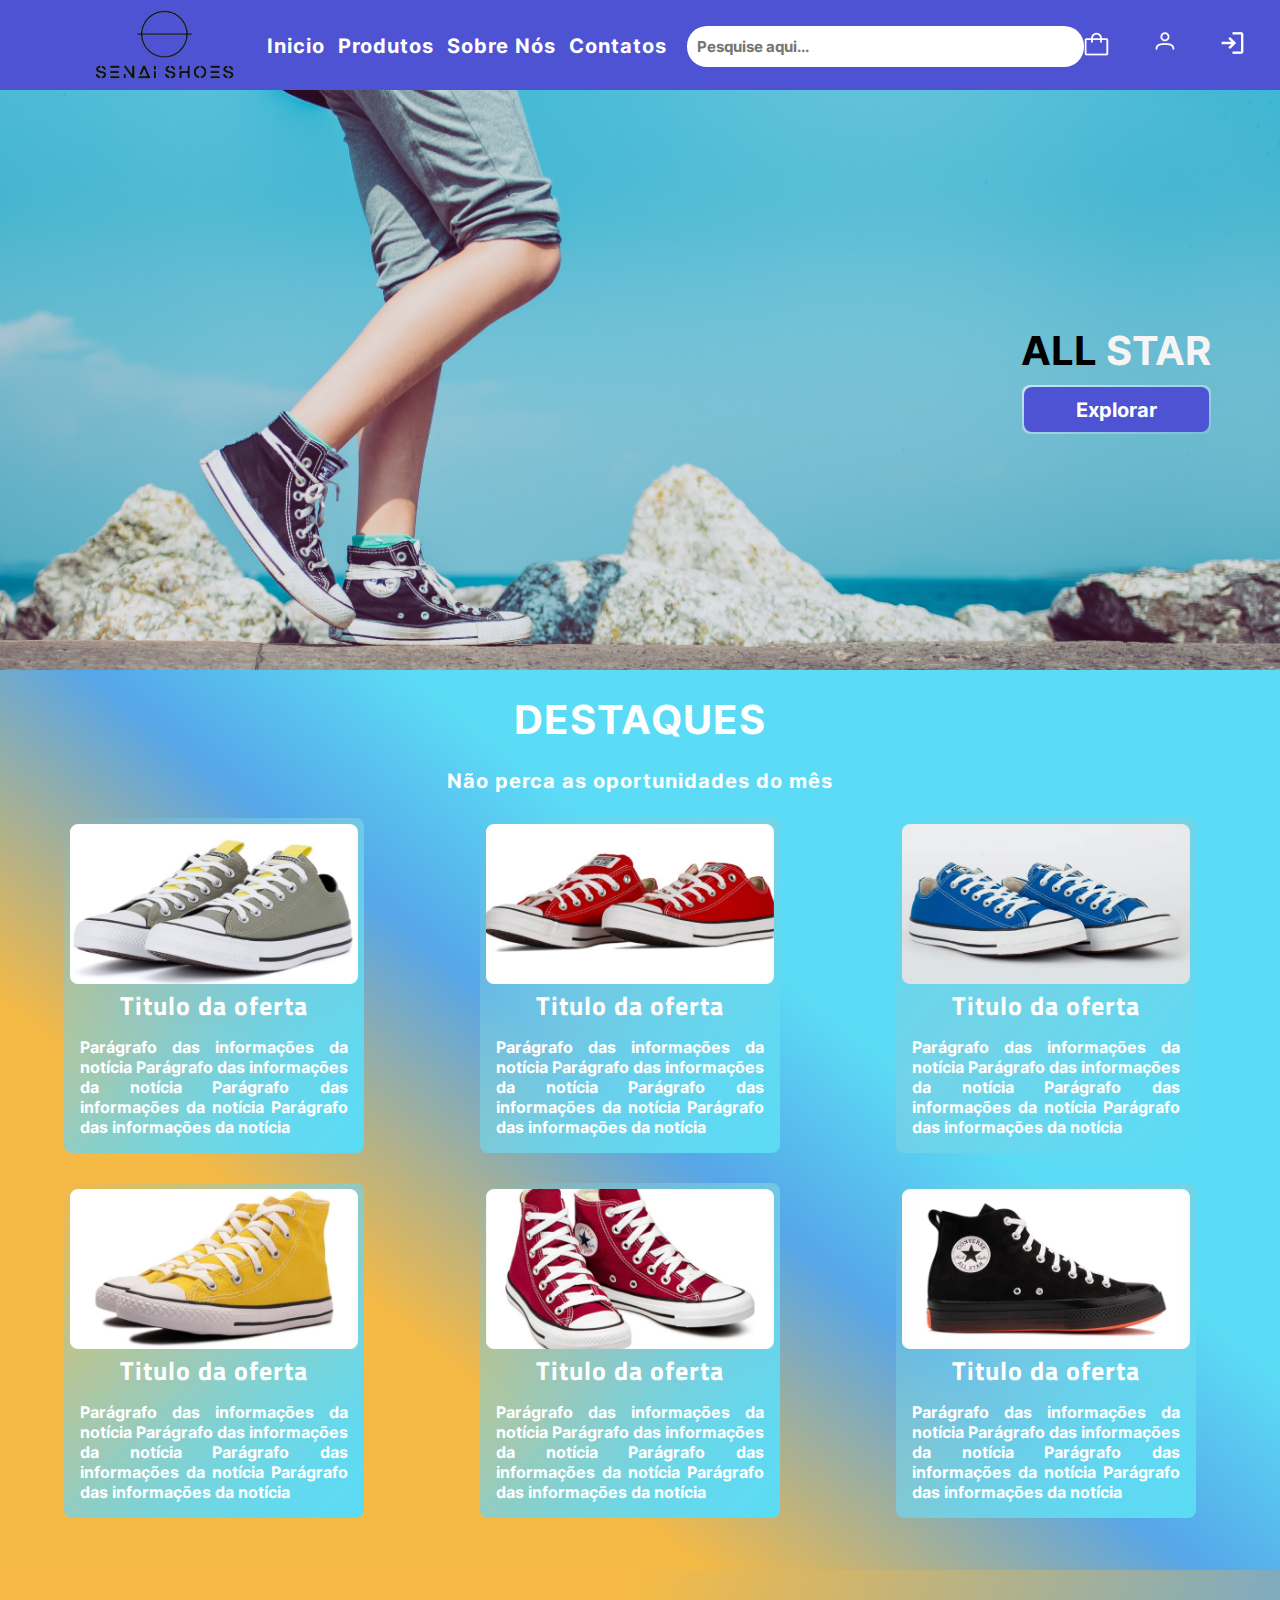
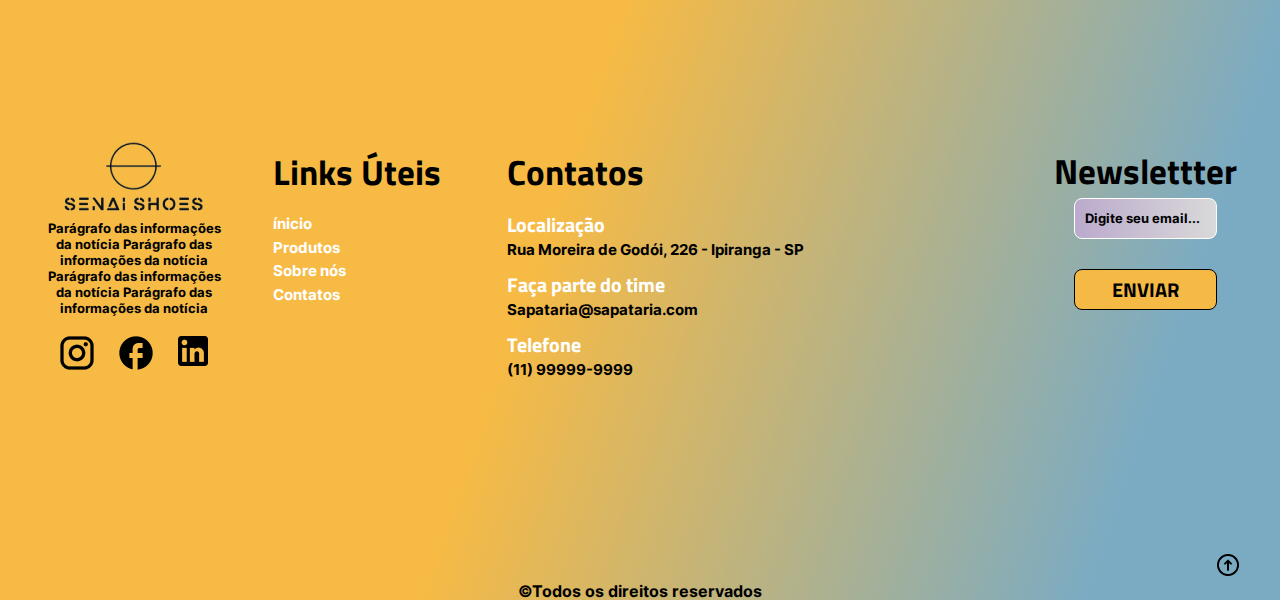
<file: index.html>
<!DOCTYPE html>
<html lang="pt-br">

<head>
    <meta charset="UTF-8">
    <meta http-equiv="X-UA-Compatible" content="IE=edge">
    <meta name="viewport" content="width=device-width, initial-scale=1.0">
    <meta name="description" content="Sapataria da Ford">
    <meta name="Autor" content="Ivanilson Félix">
    <title>Senai_Shoes</title>
    <link rel="stylesheet" href="style.css">
</head>

<body>
    <header id="header">
        <section class="container-grid header-flex">
            <div class="logo-header">
                <img src="assets/img/logo.png " alt="logo do site Senai_Shoes">
            </div>

            <nav class="links-header">
                <ul class="nav-links">
                    <li><a href="#header">Inicio</a></li>
                    <li><a href="#main-produtos">Produtos</a></li>
                    <li><a href="#footer">Sobre Nós</a></li>
                    <li><a href="/pages/contato.html" target="_blank">Contatos</a></li>
                </ul>

            </nav >
            <div class="input-search">
                <input type="text" placeholder="Pesquise aqui...">
            </div>
            <nav class="links-header">
                <ul class="nav-icons">
                    <li><a href=""><img src="assets/icons/bag.png" alt="icone de sacola de compras"></a></li>
                    <li><a href=""><img src="assets/icons/user.png" alt="icone de configuração do usuário"></a></li>
                    <li><a href=""><img src="assets/icons/login.png" alt="icone de login para realizar acesso na plataforma"></a></li>
                </ul>
            </nav>
        </section>

    </header>
    <main >
        <section class="banner">
            <div class="container-grid banner-flex">
                <div class="banner-info">
                    <h1>ALL <span style="color: whitesmoke;"><b>Star</b></span></h1>

                    <div class="border-gradient">
                        <button class="button-edit">
                            Explorar
                        </button>
                    </div>
                </div>
            </div>
        </section>

        <!--Inicio criação dentro da main-->
        <section class="background-ofertas" id="main-produtos">

            <div class="container-grid title-main">
                <h1 class="news-title">Destaques</h1>
                <p class="news-paragrafo">Não perca as oportunidades do mês</p>
            </div>
            
            <div class="container-grid news-flex">
                
                <article class="cards">
                    <div class="info-card">
                        <img src="./assets/img/01.png" alt="lançamentos">
                        <h2>Titulo da oferta</h2>

                        <p>Parágrafo das informações da notícia Parágrafo das informações da notícia Parágrafo das informações da notícia Parágrafo das informações da notícia</p>
                    </div>
                </article>

                <article class="cards">
                    <div class="info-card">
                        <img src="./assets/img/02.png" alt="lançamentos">
                        <h2>Titulo da oferta</h2>

                        <p>Parágrafo das informações da notícia Parágrafo das informações da notícia Parágrafo das informações da notícia Parágrafo das informações da notícia</p>
                    </div>
                </article>

                <article class="cards">
                    <div class="info-card">
                        <img src="./assets/img/03.png" alt="lançamentos">
                        <h2>Titulo da oferta</h2>

                        <p>Parágrafo das informações da notícia Parágrafo das informações da notícia Parágrafo das informações da notícia Parágrafo das informações da notícia</p>
                    </div>
                </article>

                <article class="cards">
                    <div class="info-card">
                        <img src="./assets/img/04.png" alt="lançamentos">
                        <h2>Titulo da oferta</h2>

                        <p>Parágrafo das informações da notícia Parágrafo das informações da notícia Parágrafo das informações da notícia Parágrafo das informações da notícia</p>
                    </div>
                </article>

                <article class="cards">
                    <div class="info-card">
                        <img src="./assets/img/05.png" alt="lançamentos">
                        <h2>Titulo da oferta</h2>

                        <p>Parágrafo das informações da notícia Parágrafo das informações da notícia Parágrafo das informações da notícia Parágrafo das informações da notícia</p>
                    </div>
                </article>

                <article class="cards">
                    <div class="info-card">
                        <img src="./assets/img/06.png" alt="lançamentos">
                        <h2>Titulo da oferta</h2>

                        <p>Parágrafo das informações da notícia Parágrafo das informações da notícia Parágrafo das informações da notícia Parágrafo das informações da notícia</p>
                    </div>
                </article>
            </div>

        </section>

    </main>

    <!---Fim main-->
    <footer id="footer">
        <section class="container-grid footer-flex">

            <!--criado para informações de medias sociais-->
            <article class="box-01">
                <img src="./assets/img/logo.png" alt="logo Senai_Shoes">

                <p>Parágrafo das informações da notícia Parágrafo das informações da notícia Parágrafo das informações da notícia Parágrafo das informações da notícia</p>

                <div class="midia-box-footer">
                    <a href="#"><img src="assets/icons/insta.png" alt="instagran"></a>
                    <a href="#"><img src="assets/icons/face.png" alt="facebook"></a>
                    <a href="#"><img src="assets/icons/linkedin.png" alt="linkedin"></a>
                </div>
            </article>

            <article class="box-02">
                <h1>
                    Links Úteis
                </h1>
                <ul>
                    <li><a href="#header">ínicio</a></li>
                    <li><a href="#main-produtos">Produtos</a></li>
                    <li><a href="#footer">Sobre nós</a></li>
                    <li><a href="/pages/contato.html" target="_blank">Contatos</a></li>
                </ul>
            </article>

            <article class="box-03">
                <h1>Contatos</h1>

                <h4>Localização</h4>
                <p>Rua Moreira de Godói, 226  - Ipiranga - SP</p>

                <h4>Faça parte do time</h4>
                <p>Sapataria@sapataria.com</p>

                <h4>Telefone</h4>
                <p>(11) 99999-9999</p>
            </article>

            <article class="box-04">
                <h1>
                    Newslettter
                </h1>

                <div class="input-gradient">
                    <input type="email" placeholder="Digite seu email...">

                </div>
                <button class="button-footer" type="submit">
                    ENVIAR
                </button>
            </article>
        </section>

        <div class="container-grid footer-bottom">

            <a href="#header"><img src="./assets/icons/seta.png" alt="seta"></a>

                <p class="copy-right"> &copy;Todos os direitos reservados </p>
            
        </div>

    </footer>

</body>

</html>
</file>
<file: style.css>
@font-face {
    font-family: 'font-paragrafo-bold';
    src: url(assets/fontes/inter/static/Inter-Bold.ttf);
}
@font-face {
    font-family: 'font-titulo-bold';
    src: url(./assets/fontes/inter/static/TitilliumWeb-Bold.ttf);
}



/* reset da pagina  */
*{
    margin: 0;
    padding: 0;
    box-sizing: border-box;
}

/* configuração genericas que vai fazer conteudo  */
.container-grid {
    width: 90%;
    margin: 0 auto;
    max-width: 1200px;
}
/* começando estilização do header */
/* realizar scroll suave na minha pagina html */
html{
    scroll-behavior: smooth;
}
header{
    background-color: #4e53d4;
    height: 90px;
}

/*header-fles é responsavel pela organização dos componentes do header */
.header-flex{
    display: flex;
    align-items: center;
    justify-content: space-between;
}
/* remover a estilização que vem por padrao nos links da ul li  */
.links-header ul li{
    list-style-type: none; 
    text-decoration: none;/*remove as bolinhas laterais*/
}
/* realiza a estilização dos links dentro da nossa header  */
.links-header .nav-links a {
    text-decoration: none;      /* realiza a remoção do sublinhado dos links */
    color: white;
    font-family: font-paragrafo-bold;
    font-size: 20px;
    letter-spacing: 1px; /*realiza o espaçamento interno dos links*/
    
    
}
.links-header .nav-links a:hover{ /* efeito de quando passa o mause sobre os links o mesmo muda de cor para preto*/
    color: black;
    transition: 0.2s; /* tempo para realizar mudança de cor*/
}
.nav-links{  /*realiza oespaçamento dos links e deixa os mesmos na horizontal*/
    width: 400px;
    display: flex;
    justify-content: space-between;
    margin-right: 20px;
    
}
.input-search input{  /* realiza a estilização do input-search dentro do header declarando as fontes, bordas, largura e altura*/
    width: 387px;
    height: 41px;
    border-radius: 20px;
    border: none;
    background: none;
    outline: none;
    font-family: font-paragrafo-bold;
    font-size: 15px;


}
.input-search{ /* realização da cor de fundo do input*/
    background-color: white;
    border-radius: 20px;
    padding-left: 10px;
}
.nav-icons{ /*realiza oespaçamento dos icons e deixa os mesmos na horizontal*/
    width: 160px;
    display: flex;
    justify-content: space-between;

}
/* main  */

/* VAI REALIZAR A CRIAÇÃO DE FUNDO, UTILIZANDOS AS IMAGENS NO CSS*/
.banner{
    background-image: url(assets/img/banner.png);
    height: 580px;
    background-repeat: no-repeat;
    background-size: cover;
    background-position: bottom;
}

/*vai realizar a estilização de todos os elementos dentro do banner */                                      
.banner-flex {
    height: 100%;
    display: flex;
    align-items: center;
    justify-content: flex-end;

}
/* vai realizar a estilização dos componentes dentro da div banner-info*/
.banner-info{
    width: 200px;
    height: 130px;
    display: flex;
    flex-direction: column;
    justify-content: space-evenly;
    align-items: center;
}
/*realizando a estilização do titulos*/
.banner-info h1 {
    font-family: font-paragrafo-bold;
    font-size: 40px;
    text-transform: uppercase;
    font-weight: bold;
}
/*estilizando o button largura, altura, cor e gradient
alteração para todos os button dentro da minha página, 
pois não definimos nenhuma classe para o botão*/
button {
    width: 185px;
    height: 45px;
    background-color: #4E53D4;
    border-radius: 8px;
    border: none;
    cursor: pointer;
}

.border-gradient{
    padding: 2px;
    border-radius: 8px;
    background-image: linear-gradient(to right bottom, rgba(255, 255, 255, .6)
    ,rgba(255, 255, 255, .1));   
}

/*realizar a estilização da fonte do texto do botão*/
.button-edit{
    font-family: font-paragrafo-bold;
    font-size: 20px;
    color: white;
    font-weight: bold;
}

/*vamos realizar a criação dos cards da main*/
.background-ofertas{
    background-color: #5BDBF5;
    height: 900px;
    background-image: linear-gradient(219deg, rgba(91, 219, 245, 0.60) -0.58%, #5BDBF5 36.55%, #56A6E8 49.81%, #F5B945 70.71%);;
    /*background-image: linear-gradient(219deg, rgba(91, 219, 245, 0.60) -0.58%, #5BDBF5 40%, #56A6E8 70%, #F5B945 100%);*/
    background-position: center;
    background-size: cover;
}

.title-main {
    display: flex;
    flex-direction: column;
    text-align: center;
    padding: 25px;
}

/*letter-spacing: 1px; é para deixar um espaço entre as letras */
.background-ofertas .news-title{
    color: white;
    font-family: font-paragrafo-bold;
    font-size: 40px;
    font-weight: bold;
    text-transform: uppercase;
    padding-bottom:  25px;
    letter-spacing: 1px;
}

.background-ofertas .news-paragrafo {
    color: white;
    font-family: font-paragrafo-bold;
    font-weight: bold;
    font-size: 20px;
    letter-spacing: 1px;
}

/*realizando a estilização dos cards*/
.news-flex{
    display: flex;
    flex-wrap:wrap;
    justify-content: space-between;
}

.cards{
    height: 335px;
    width: 300px;
    background-image: linear-gradient(315deg, #5BDBF5 0%, rgba(124, 208, 225, 0.47) 53.27%, rgba(91, 219, 245, 0.00) 100%), linear-gradient(315deg, #5BDBF5 0%, rgba(124, 208, 225, 0.47) 53.27%, rgba(91, 219, 245, 0.00) 100%);
    border-radius: 8px;
    cursor: pointer;
    transition: all 0.5s;
    margin-right: 20px;
    margin-bottom: 30px;
}

.cards:hover {
    box-shadow: 15px 0px 35px;
}
/*Info-card estilização dos componentes do cards*/
.info-card{
    height: 335px;
    display: flex;
    flex-direction: column;
    justify-content: space-between;
    padding: 6px;
    
}
/*Info-card p h2 estilização dos componentes do cards*/
.info-card p h2 {
    padding: 15px;
}

.info-card h2 {
    font-family: font-titulo-bold;
    text-align: center;
    font-weight: bold;
    color: white;
    letter-spacing: 1px;
    font-size: 26px;
}

.info-card p {
    font-family: font-paragrafo-bold;
    text-align: justify;
    font-weight: bold;
    color: white;
    padding: 10px;
}

/*vamos iniciar as configurações do footer*/
/**definição de imagem de fundo do footer*/
footer {
    background-image: linear-gradient(289deg, #7BABC3 12.82%, #F6BA45 57.3%, #F6BA45 100%);
}
/*usado para definir altura e largura e também utilizado para posicionar o elemento footer-flex*/
.footer-flex{
    width: 100%;
    height: 584px;
    display: flex;
    align-items: center;
    flex-direction: row;
    justify-content: space-between;
    
}

/*definir estilo dos titulos*/
article h1 {
    color: rgb(0, 0, 0);
    font-family: font-titulo-bold;
    font-size: 35px;
}


/*realizando estilização do box-01, utilizando probriedades de aliamentos */
.box-01 {
    width: 188px;
    height: 255px;
    display: flex;
    justify-content: center;
    flex-direction: column;
    align-items: center;
    text-align: center;
    font-family: font-paragrafo-bold;
    font-size: 13px;
    
}

.box-02 {
    width: 188px;
    height: 255px;
    display: flex;
    justify-content: center;
    flex-direction: column;
    font-family: font-paragrafo-bold;
    font-size: 13px;
  
}
/*realizando espaçamentos dentro do box-01 */
.midia-box-footer{
    width: 188px;
    display: flex;
    padding: 20px;
    justify-content: space-between;
}

.box-02 ul {
    margin-top: 10px;
    height: 100px;
    font-family: font-paragrafo-bold;
    font-size: 15px;
    display:flex;
    justify-content: space-evenly;
    flex-direction: column;
    list-style-type: none;
    bottom: 100px;

} 

.box-02 h1 {
    margin-top: -70px;
   
}
.box-02 li a {
    color: white;
    text-decoration: none;
}

.box-02 li a:hover {
    transition: all 0.05s;
    color: black;
}

.box-03 {
    width: 500px;
    height: 255px;
    display: flex;
    justify-content: center;
    flex-direction: column;
    font-family: font-paragrafo-bold;
    font-size: 13px;
 
}

.box-03 p {
    color: black;
    font-family: font-paragrafo-bold;
    font-size: 15px;
    
} 

/*definindo padrão do texto contatos*/
.box-03 h4 {
    color: white;
    font-family: font-titulo-bold;
    font-size: 20px;
    margin-top: 10px;
}



.input-gradient {
    height: 41px;
    width: 143px;
    border-radius: 8px;
    background-image: linear-gradient(90deg, #BAC 0%, #D9D9D9 100%);
    border: 1px solid white;
    
}

.box-04 {
    width: 188px;
    height: 255px;
    display: flex;
    justify-content: center;
    flex-direction: column;
    align-items: center;
    text-align: center;

}

.box-04 h1 {
    margin-top: -70px;
   
}

.box-04 .input-gradient input{
    padding-left: 10px;
    color: white;
    background: transparent;
    width: 144px;
    height: 100%;
    border: none;
    border-radius: 8px;
    outline: none;
}

.box-04 input::placeholder {
    color: black;
    font-family: font-paragrafo-bold;
    font-size: 13px;
}

.box-04 button {
    height: 41px;
    width: 143px;
    background: #F5B945;
    font-family: font-titulo-bold;
    font-size: 20px;
    border-radius: 8px;
    color: black;
    margin-top: 30px;
    border: 1px solid black;
    
}

.footer-bottom  {
    display: flex;
    flex-direction: column;
    justify-content: center;
    width:100%;
    height: 46px;
}

.footer-bottom a {
    align-self: flex-end;
}
.copy-right {
    color: black;
    font-family: font-paragrafo-bold;
    align-self: center;
}
</file>
